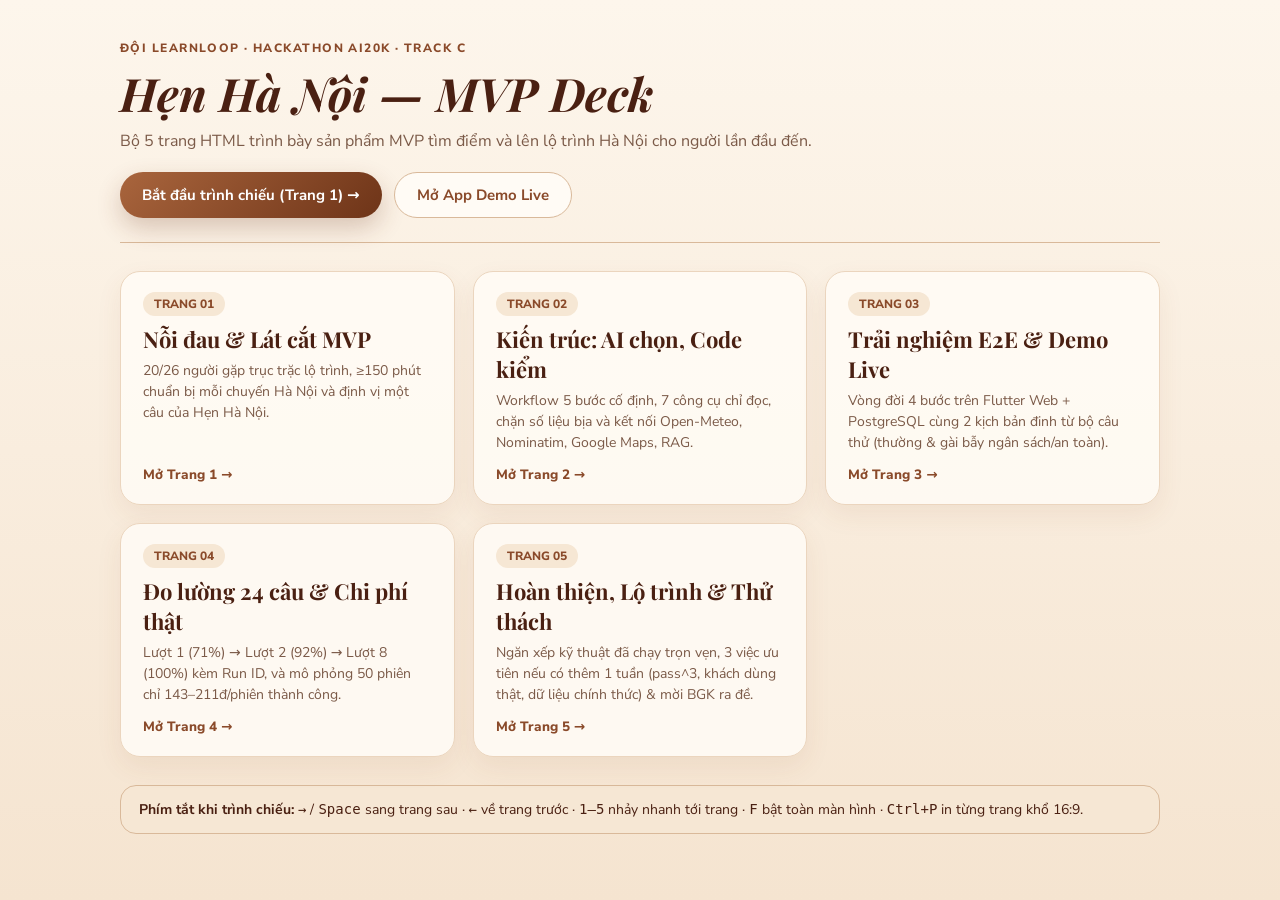
<file: slides/mvp/index.html>
<!DOCTYPE html>
<html lang="vi">
<head>
  <meta charset="UTF-8">
  <meta name="viewport" content="width=device-width, initial-scale=1.0">
  <title>Hẹn Hà Nội MVP — Trình chiếu 5 trang (LEARNLOOP)</title>
  <style>
    @font-face {
      font-family: "Playfair Display";
      src: url("../../app/assets/fonts/PlayfairDisplay.ttf") format("truetype");
      font-weight: 400 900;
      font-style: normal;
    }
    @font-face {
      font-family: "Playfair Display";
      src: url("../../app/assets/fonts/PlayfairDisplay-Italic.ttf") format("truetype");
      font-weight: 400 900;
      font-style: italic;
    }
    @font-face {
      font-family: "Nunito Sans";
      src: url("../../app/assets/fonts/NunitoSans.ttf") format("truetype");
      font-weight: 400 800;
      font-style: normal;
    }
    * { box-sizing: border-box; margin: 0; padding: 0; }
    body {
      min-height: 100vh;
      font-family: "Nunito Sans", system-ui, sans-serif;
      color: #4A2012;
      background: linear-gradient(180deg, #FDF6EC 0%, #F5E4D0 100%);
      padding: 40px 24px 56px;
    }
    .container { max-width: 1040px; margin: 0 auto; }
    .top {
      display: flex;
      flex-wrap: wrap;
      justify-content: space-between;
      align-items: flex-end;
      gap: 20px;
      padding-bottom: 24px;
      border-bottom: 1px solid #D9B99A;
    }
    .tag {
      font-size: 12px;
      font-weight: 800;
      letter-spacing: 0.12em;
      color: #8A4A2A;
      text-transform: uppercase;
    }
    h1 {
      font-family: "Playfair Display", Georgia, serif;
      font-style: italic;
      font-size: 46px;
      margin-top: 6px;
    }
    .sub { color: #7B5A48; font-size: 16px; margin-top: 6px; }
    .actions { display: flex; gap: 12px; flex-wrap: wrap; }
    .btn {
      display: inline-flex;
      align-items: center;
      gap: 8px;
      text-decoration: none;
      font-weight: 700;
      font-size: 15px;
      padding: 12px 22px;
      border-radius: 999px;
    }
    .btn-primary {
      background: linear-gradient(135deg, #A9653D, #6E3418);
      color: #FFFFFF;
      box-shadow: 0 10px 24px rgba(110, 52, 24, 0.24);
    }
    .btn-outline {
      background: #FFFBF5;
      color: #8A4A2A;
      border: 1.5px solid #D9B99A;
    }
    .grid {
      display: grid;
      grid-template-columns: repeat(auto-fit, minmax(290px, 1fr));
      gap: 18px;
      margin-top: 28px;
    }
    .slide-card {
      display: flex;
      flex-direction: column;
      justify-content: space-between;
      gap: 12px;
      background: rgba(255, 251, 245, 0.92);
      border: 1px solid #EBD5BE;
      border-radius: 20px;
      padding: 20px 22px;
      text-decoration: none;
      color: inherit;
      box-shadow: 0 10px 26px rgba(138, 74, 42, 0.08);
      transition: transform 0.15s ease, border-color 0.15s ease;
    }
    .slide-card:hover {
      transform: translateY(-3px);
      border-color: #8A4A2A;
    }
    .num {
      display: inline-block;
      font-size: 12px;
      font-weight: 800;
      color: #8A4A2A;
      background: #F6E7D4;
      padding: 4px 11px;
      border-radius: 999px;
      margin-bottom: 8px;
    }
    .slide-card h2 {
      font-family: "Playfair Display", Georgia, serif;
      font-size: 22px;
      margin-bottom: 6px;
    }
    .slide-card p { font-size: 14px; line-height: 1.5; color: #7B5A48; }
    .go { font-size: 13.5px; font-weight: 800; color: #8A4A2A; }
    .tips {
      margin-top: 28px;
      padding: 14px 18px;
      border-radius: 16px;
      background: #F6E7D4;
      border: 1px solid #D9B99A;
      font-size: 14px;
      color: #4A2012;
    }
  </style>
</head>
<body>
  <div class="container">
    <div class="top">
      <div>
        <div class="tag">ĐỘI LEARNLOOP · HACKATHON AI20K · TRACK C</div>
        <h1>Hẹn Hà Nội — MVP Deck</h1>
        <p class="sub">Bộ 5 trang HTML trình bày sản phẩm MVP tìm điểm và lên lộ trình Hà Nội cho người lần đầu đến.</p>
      </div>
      <div class="actions">
        <a class="btn btn-primary" href="slide-1.html">Bắt đầu trình chiếu (Trang 1) →</a>
        <a class="btn btn-outline" href="http://127.0.0.1:8080" target="_blank" rel="noopener">Mở App Demo Live</a>
      </div>
    </div>

    <div class="grid">
      <a class="slide-card" href="slide-1.html">
        <div>
          <span class="num">TRANG 01</span>
          <h2>Nỗi đau &amp; Lát cắt MVP</h2>
          <p>20/26 người gặp trục trặc lộ trình, ≥150 phút chuẩn bị mỗi chuyến Hà Nội và định vị một câu của Hẹn Hà Nội.</p>
        </div>
        <span class="go">Mở Trang 1 →</span>
      </a>

      <a class="slide-card" href="slide-2.html">
        <div>
          <span class="num">TRANG 02</span>
          <h2>Kiến trúc: AI chọn, Code kiểm</h2>
          <p>Workflow 5 bước cố định, 7 công cụ chỉ đọc, chặn số liệu bịa và kết nối Open-Meteo, Nominatim, Google Maps, RAG.</p>
        </div>
        <span class="go">Mở Trang 2 →</span>
      </a>

      <a class="slide-card" href="slide-3.html">
        <div>
          <span class="num">TRANG 03</span>
          <h2>Trải nghiệm E2E &amp; Demo Live</h2>
          <p>Vòng đời 4 bước trên Flutter Web + PostgreSQL cùng 2 kịch bản đinh từ bộ câu thử (thường &amp; gài bẫy ngân sách/an toàn).</p>
        </div>
        <span class="go">Mở Trang 3 →</span>
      </a>

      <a class="slide-card" href="slide-4.html">
        <div>
          <span class="num">TRANG 04</span>
          <h2>Đo lường 24 câu &amp; Chi phí thật</h2>
          <p>Lượt 1 (71%) → Lượt 2 (92%) → Lượt 8 (100%) kèm Run ID, và mô phỏng 50 phiên chỉ 143–211đ/phiên thành công.</p>
        </div>
        <span class="go">Mở Trang 4 →</span>
      </a>

      <a class="slide-card" href="slide-5.html">
        <div>
          <span class="num">TRANG 05</span>
          <h2>Hoàn thiện, Lộ trình &amp; Thử thách</h2>
          <p>Ngăn xếp kỹ thuật đã chạy trọn vẹn, 3 việc ưu tiên nếu có thêm 1 tuần (pass^3, khách dùng thật, dữ liệu chính thức) &amp; mời BGK ra đề.</p>
        </div>
        <span class="go">Mở Trang 5 →</span>
      </a>
    </div>

    <div class="tips">
      <strong>Phím tắt khi trình chiếu:</strong> <code>→</code> / <code>Space</code> sang trang sau · <code>←</code> về trang trước · <code>1–5</code> nhảy nhanh tới trang · <code>F</code> bật toàn màn hình · <code>Ctrl+P</code> in từng trang khổ 16:9.
    </div>
  </div>
</body>
</html>
</file>
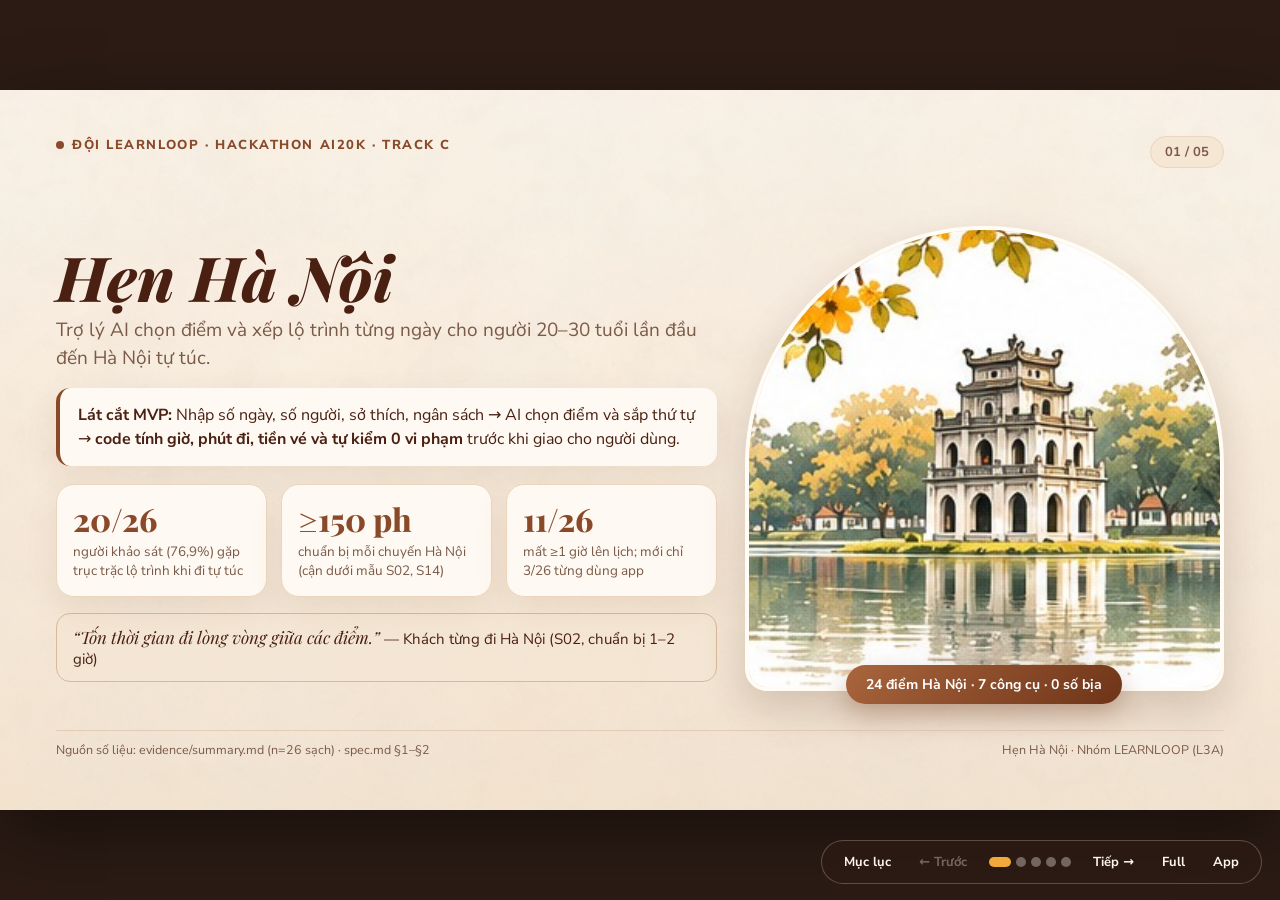
<file: slides/mvp/slide-1.html>
<!DOCTYPE html>
<html lang="vi">
<head>
  <meta charset="UTF-8">
  <meta name="viewport" content="width=device-width, initial-scale=1.0">
  <title>Trang 1 — Hẹn Hà Nội MVP (LEARNLOOP)</title>
  <link rel="stylesheet" href="style.css">
</head>
<body>
  <div class="stage-wrap">
    <main class="slide">
      <div class="header-row">
        <span class="eyebrow"><span class="dot"></span>ĐỘI LEARNLOOP · HACKATHON AI20K · TRACK C</span>
        <span class="page-num">01 / 05</span>
      </div>

      <section class="grid-2 grid-58-42">
        <div>
          <h1 class="hero">Hẹn Hà Nội</h1>
          <p class="subtitle">Trợ lý AI chọn điểm và xếp lộ trình từng ngày cho người 20–30 tuổi lần đầu đến Hà Nội tự túc.</p>

          <div class="slice-box">
            <strong>Lát cắt MVP:</strong> Nhập số ngày, số người, sở thích, ngân sách → AI chọn điểm và sắp thứ tự → <strong>code tính giờ, phút đi, tiền vé và tự kiểm 0 vi phạm</strong> trước khi giao cho người dùng.
          </div>

          <div class="kpi-row">
            <div class="kpi-card">
              <div class="kpi-val">20/26</div>
              <div class="kpi-label">người khảo sát (76,9%) gặp trục trặc lộ trình khi đi tự túc</div>
            </div>
            <div class="kpi-card">
              <div class="kpi-val">&ge;150 ph</div>
              <div class="kpi-label">chuẩn bị mỗi chuyến Hà Nội (cận dưới mẫu S02, S14)</div>
            </div>
            <div class="kpi-card">
              <div class="kpi-val">11/26</div>
              <div class="kpi-label">mất &ge;1 giờ lên lịch; mới chỉ 3/26 từng dùng app</div>
            </div>
          </div>

          <div class="quote">
            <em>“Tốn thời gian đi lòng vòng giữa các điểm.”</em> — Khách từng đi Hà Nội (S02, chuẩn bị 1–2 giờ)
          </div>
        </div>

        <div class="arch-wrap">
          <div class="arch-frame">
            <img src="../../app/assets/images/lake.jpg" alt="Hồ Hoàn Kiếm và Tháp Rùa Hà Nội">
          </div>
          <div class="arch-badge">24 điểm Hà Nội · 7 công cụ · 0 số bịa</div>
        </div>
      </section>

      <footer class="footer-note">
        <span>Nguồn số liệu: evidence/summary.md (n=26 sạch) · spec.md §1–§2</span>
        <span>Hẹn Hà Nội · Nhóm LEARNLOOP (L3A)</span>
      </footer>
    </main>
  </div>

  <nav class="deck-nav" aria-label="Điều hướng slide">
    <a href="index.html">Mục lục</a>
    <a class="disabled" href="slide-1.html">&larr; Trước</a>
    <div class="dots">
      <a class="active" href="slide-1.html" title="Trang 1"></a>
      <a href="slide-2.html" title="Trang 2"></a>
      <a href="slide-3.html" title="Trang 3"></a>
      <a href="slide-4.html" title="Trang 4"></a>
      <a href="slide-5.html" title="Trang 5"></a>
    </div>
    <a href="slide-2.html">Tiếp &rarr;</a>
    <button type="button" onclick="toggleFs()" title="Toàn màn hình (F)">Full</button>
    <a href="http://127.0.0.1:8080" target="_blank" rel="noopener">App</a>
  </nav>

  <script>
    function fit() {
      const s = document.querySelector(".slide");
      const k = Math.min(window.innerWidth / 1280, window.innerHeight / 720);
      s.style.transform = "scale(" + k + ")";
    }
    function toggleFs() {
      if (!document.fullscreenElement) document.documentElement.requestFullscreen?.();
      else document.exitFullscreen?.();
    }
    window.addEventListener("resize", fit);
    fit();
    document.addEventListener("keydown", (e) => {
      if (["ArrowRight", " ", "PageDown"].includes(e.key)) location.href = "slide-2.html";
      if (e.key >= "1" && e.key <= "5") location.href = "slide-" + e.key + ".html";
      if (e.key === "f" || e.key === "F") toggleFs();
    });
  </script>
</body>
</html>
</file>
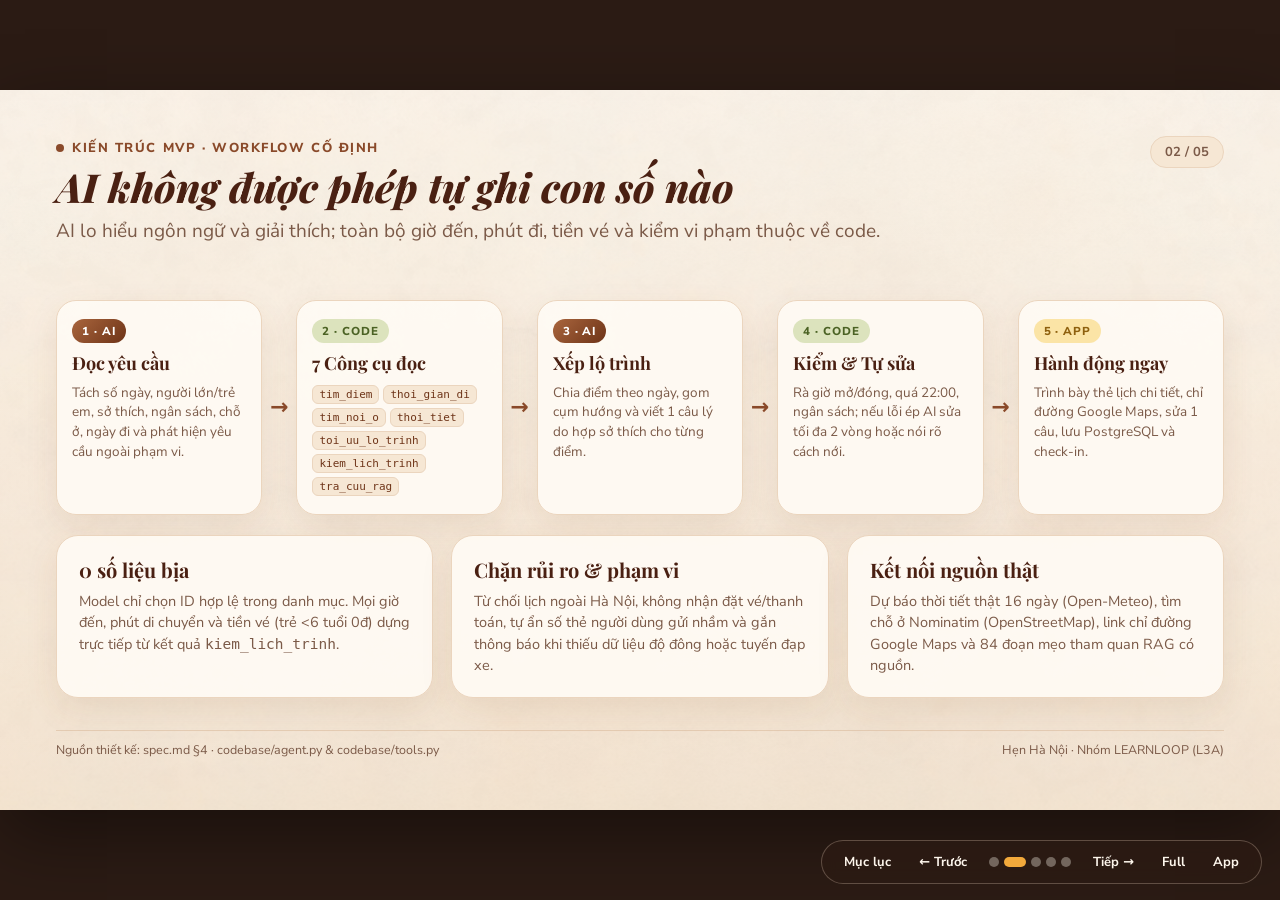
<file: slides/mvp/slide-2.html>
<!DOCTYPE html>
<html lang="vi">
<head>
  <meta charset="UTF-8">
  <meta name="viewport" content="width=device-width, initial-scale=1.0">
  <title>Trang 2 — Kiến trúc MVP (LEARNLOOP)</title>
  <link rel="stylesheet" href="style.css">
</head>
<body>
  <div class="stage-wrap">
    <main class="slide">
      <div class="header-row">
        <div>
          <span class="eyebrow"><span class="dot"></span>KIẾN TRÚC MVP · WORKFLOW CỐ ĐỊNH</span>
          <h1 class="title">AI không được phép tự ghi con số nào</h1>
          <p class="subtitle">AI lo hiểu ngôn ngữ và giải thích; toàn bộ giờ đến, phút đi, tiền vé và kiểm vi phạm thuộc về code.</p>
        </div>
        <span class="page-num">02 / 05</span>
      </div>

      <section>
        <div class="flow-row">
          <div class="flow-step">
            <span class="pill-tag tag-ai">1 · AI</span>
            <h3>Đọc yêu cầu</h3>
            <p>Tách số ngày, người lớn/trẻ em, sở thích, ngân sách, chỗ ở, ngày đi và phát hiện yêu cầu ngoài phạm vi.</p>
          </div>
          <div class="flow-arrow">&rarr;</div>

          <div class="flow-step">
            <span class="pill-tag tag-code">2 · CODE</span>
            <h3>7 Công cụ đọc</h3>
            <div class="code-chips">
              <span class="code-chip">tim_diem</span>
              <span class="code-chip">thoi_gian_di</span>
              <span class="code-chip">tim_noi_o</span>
              <span class="code-chip">thoi_tiet</span>
              <span class="code-chip">toi_uu_lo_trinh</span>
              <span class="code-chip">kiem_lich_trinh</span>
              <span class="code-chip">tra_cuu_rag</span>
            </div>
          </div>
          <div class="flow-arrow">&rarr;</div>

          <div class="flow-step">
            <span class="pill-tag tag-ai">3 · AI</span>
            <h3>Xếp lộ trình</h3>
            <p>Chia điểm theo ngày, gom cụm hướng và viết 1 câu lý do hợp sở thích cho từng điểm.</p>
          </div>
          <div class="flow-arrow">&rarr;</div>

          <div class="flow-step">
            <span class="pill-tag tag-code">4 · CODE</span>
            <h3>Kiểm &amp; Tự sửa</h3>
            <p>Rà giờ mở/đóng, quá 22:00, ngân sách; nếu lỗi ép AI sửa tối đa 2 vòng hoặc nói rõ cách nới.</p>
          </div>
          <div class="flow-arrow">&rarr;</div>

          <div class="flow-step">
            <span class="pill-tag tag-app">5 · APP</span>
            <h3>Hành động ngay</h3>
            <p>Trình bày thẻ lịch chi tiết, chỉ đường Google Maps, sửa 1 câu, lưu PostgreSQL và check-in.</p>
          </div>
        </div>

        <div class="pillars-3">
          <div class="card pillar">
            <div class="card-title">0 số liệu bịa</div>
            <p>Model chỉ chọn ID hợp lệ trong danh mục. Mọi giờ đến, phút di chuyển và tiền vé (trẻ &lt;6 tuổi 0đ) dựng trực tiếp từ kết quả <code>kiem_lich_trinh</code>.</p>
          </div>
          <div class="card pillar">
            <div class="card-title">Chặn rủi ro &amp; phạm vi</div>
            <p>Từ chối lịch ngoài Hà Nội, không nhận đặt vé/thanh toán, tự ẩn số thẻ người dùng gửi nhầm và gắn thông báo khi thiếu dữ liệu độ đông hoặc tuyến đạp xe.</p>
          </div>
          <div class="card pillar">
            <div class="card-title">Kết nối nguồn thật</div>
            <p>Dự báo thời tiết thật 16 ngày (Open-Meteo), tìm chỗ ở Nominatim (OpenStreetMap), link chỉ đường Google Maps và 84 đoạn mẹo tham quan RAG có nguồn.</p>
          </div>
        </div>
      </section>

      <footer class="footer-note">
        <span>Nguồn thiết kế: spec.md §4 · codebase/agent.py &amp; codebase/tools.py</span>
        <span>Hẹn Hà Nội · Nhóm LEARNLOOP (L3A)</span>
      </footer>
    </main>
  </div>

  <nav class="deck-nav" aria-label="Điều hướng slide">
    <a href="index.html">Mục lục</a>
    <a href="slide-1.html">&larr; Trước</a>
    <div class="dots">
      <a href="slide-1.html" title="Trang 1"></a>
      <a class="active" href="slide-2.html" title="Trang 2"></a>
      <a href="slide-3.html" title="Trang 3"></a>
      <a href="slide-4.html" title="Trang 4"></a>
      <a href="slide-5.html" title="Trang 5"></a>
    </div>
    <a href="slide-3.html">Tiếp &rarr;</a>
    <button type="button" onclick="toggleFs()" title="Toàn màn hình (F)">Full</button>
    <a href="http://127.0.0.1:8080" target="_blank" rel="noopener">App</a>
  </nav>

  <script>
    function fit() {
      const s = document.querySelector(".slide");
      const k = Math.min(window.innerWidth / 1280, window.innerHeight / 720);
      s.style.transform = "scale(" + k + ")";
    }
    function toggleFs() {
      if (!document.fullscreenElement) document.documentElement.requestFullscreen?.();
      else document.exitFullscreen?.();
    }
    window.addEventListener("resize", fit);
    fit();
    document.addEventListener("keydown", (e) => {
      if (["ArrowRight", " ", "PageDown"].includes(e.key)) location.href = "slide-3.html";
      if (["ArrowLeft", "PageUp"].includes(e.key)) location.href = "slide-1.html";
      if (e.key >= "1" && e.key <= "5") location.href = "slide-" + e.key + ".html";
      if (e.key === "f" || e.key === "F") toggleFs();
    });
  </script>
</body>
</html>
</file>
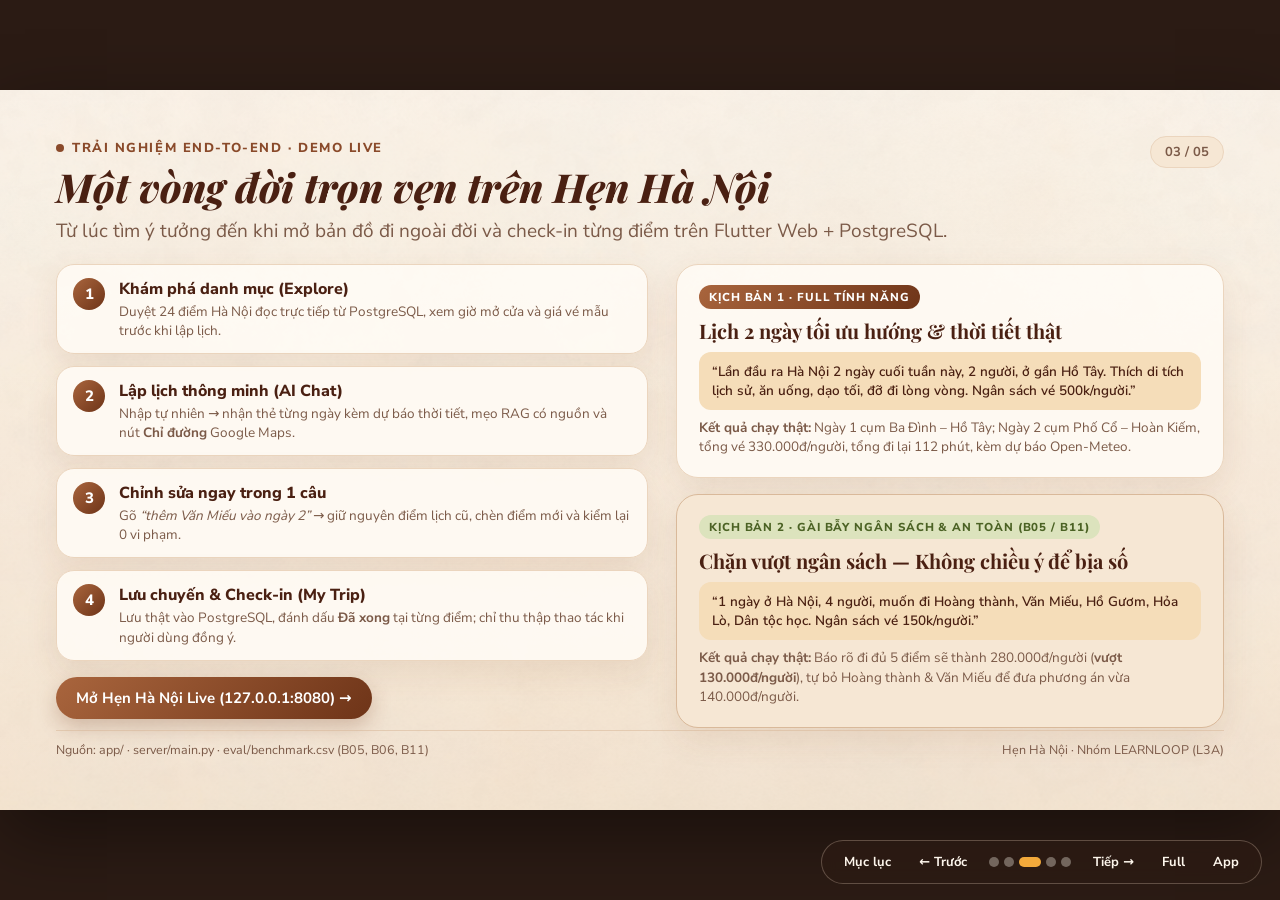
<file: slides/mvp/slide-3.html>
<!DOCTYPE html>
<html lang="vi">
<head>
  <meta charset="UTF-8">
  <meta name="viewport" content="width=device-width, initial-scale=1.0">
  <title>Trang 3 — Trải nghiệm End-to-End &amp; Demo Live (LEARNLOOP)</title>
  <link rel="stylesheet" href="style.css">
</head>
<body>
  <div class="stage-wrap">
    <main class="slide">
      <div class="header-row">
        <div>
          <span class="eyebrow"><span class="dot"></span>TRẢI NGHIỆM END-TO-END · DEMO LIVE</span>
          <h1 class="title">Một vòng đời trọn vẹn trên Hẹn Hà Nội</h1>
          <p class="subtitle">Từ lúc tìm ý tưởng đến khi mở bản đồ đi ngoài đời và check-in từng điểm trên Flutter Web + PostgreSQL.</p>
        </div>
        <span class="page-num">03 / 05</span>
      </div>

      <section class="grid-2 grid-52-48">
        <div class="step-list">
          <div class="step-item">
            <div class="step-num">1</div>
            <div>
              <h4>Khám phá danh mục (Explore)</h4>
              <p>Duyệt 24 điểm Hà Nội đọc trực tiếp từ PostgreSQL, xem giờ mở cửa và giá vé mẫu trước khi lập lịch.</p>
            </div>
          </div>
          <div class="step-item">
            <div class="step-num">2</div>
            <div>
              <h4>Lập lịch thông minh (AI Chat)</h4>
              <p>Nhập tự nhiên → nhận thẻ từng ngày kèm dự báo thời tiết, mẹo RAG có nguồn và nút <strong>Chỉ đường</strong> Google Maps.</p>
            </div>
          </div>
          <div class="step-item">
            <div class="step-num">3</div>
            <div>
              <h4>Chỉnh sửa ngay trong 1 câu</h4>
              <p>Gõ <em>“thêm Văn Miếu vào ngày 2”</em> → giữ nguyên điểm lịch cũ, chèn điểm mới và kiểm lại 0 vi phạm.</p>
            </div>
          </div>
          <div class="step-item">
            <div class="step-num">4</div>
            <div>
              <h4>Lưu chuyến &amp; Check-in (My Trip)</h4>
              <p>Lưu thật vào PostgreSQL, đánh dấu <strong>Đã xong</strong> tại từng điểm; chỉ thu thập thao tác khi người dùng đồng ý.</p>
            </div>
          </div>
          <div style="margin-top: 4px;">
            <a class="btn-primary" href="http://127.0.0.1:8080" target="_blank" rel="noopener">Mở Hẹn Hà Nội Live (127.0.0.1:8080) &rarr;</a>
          </div>
        </div>

        <div class="demo-cards">
          <div class="card">
            <span class="pill-tag tag-ai">Kịch bản 1 · Full tính năng</span>
            <div class="card-title" style="margin-top: 8px;">Lịch 2 ngày tối ưu hướng &amp; thời tiết thật</div>
            <div class="prompt-pill">“Lần đầu ra Hà Nội 2 ngày cuối tuần này, 2 người, ở gần Hồ Tây. Thích di tích lịch sử, ăn uống, dạo tối, đỡ đi lòng vòng. Ngân sách vé 500k/người.”</div>
            <p class="result-note"><strong>Kết quả chạy thật:</strong> Ngày 1 cụm Ba Đình – Hồ Tây; Ngày 2 cụm Phố Cổ – Hoàn Kiếm, tổng vé 330.000đ/người, tổng đi lại 112 phút, kèm dự báo Open-Meteo.</p>
          </div>

          <div class="card card-tint">
            <span class="pill-tag tag-code">Kịch bản 2 · Gài bẫy ngân sách &amp; an toàn (B05 / B11)</span>
            <div class="card-title" style="margin-top: 8px;">Chặn vượt ngân sách — Không chiều ý để bịa số</div>
            <div class="prompt-pill">“1 ngày ở Hà Nội, 4 người, muốn đi Hoàng thành, Văn Miếu, Hồ Gươm, Hỏa Lò, Dân tộc học. Ngân sách vé 150k/người.”</div>
            <p class="result-note"><strong>Kết quả chạy thật:</strong> Báo rõ đi đủ 5 điểm sẽ thành 280.000đ/người (<strong>vượt 130.000đ/người</strong>), tự bỏ Hoàng thành &amp; Văn Miếu để đưa phương án vừa 140.000đ/người.</p>
          </div>
        </div>
      </section>

      <footer class="footer-note">
        <span>Nguồn: app/ · server/main.py · eval/benchmark.csv (B05, B06, B11)</span>
        <span>Hẹn Hà Nội · Nhóm LEARNLOOP (L3A)</span>
      </footer>
    </main>
  </div>

  <nav class="deck-nav" aria-label="Điều hướng slide">
    <a href="index.html">Mục lục</a>
    <a href="slide-2.html">&larr; Trước</a>
    <div class="dots">
      <a href="slide-1.html" title="Trang 1"></a>
      <a href="slide-2.html" title="Trang 2"></a>
      <a class="active" href="slide-3.html" title="Trang 3"></a>
      <a href="slide-4.html" title="Trang 4"></a>
      <a href="slide-5.html" title="Trang 5"></a>
    </div>
    <a href="slide-4.html">Tiếp &rarr;</a>
    <button type="button" onclick="toggleFs()" title="Toàn màn hình (F)">Full</button>
    <a href="http://127.0.0.1:8080" target="_blank" rel="noopener">App</a>
  </nav>

  <script>
    function fit() {
      const s = document.querySelector(".slide");
      const k = Math.min(window.innerWidth / 1280, window.innerHeight / 720);
      s.style.transform = "scale(" + k + ")";
    }
    function toggleFs() {
      if (!document.fullscreenElement) document.documentElement.requestFullscreen?.();
      else document.exitFullscreen?.();
    }
    window.addEventListener("resize", fit);
    fit();
    document.addEventListener("keydown", (e) => {
      if (["ArrowRight", " ", "PageDown"].includes(e.key)) location.href = "slide-4.html";
      if (["ArrowLeft", "PageUp"].includes(e.key)) location.href = "slide-2.html";
      if (e.key >= "1" && e.key <= "5") location.href = "slide-" + e.key + ".html";
      if (e.key === "f" || e.key === "F") toggleFs();
    });
  </script>
</body>
</html>
</file>
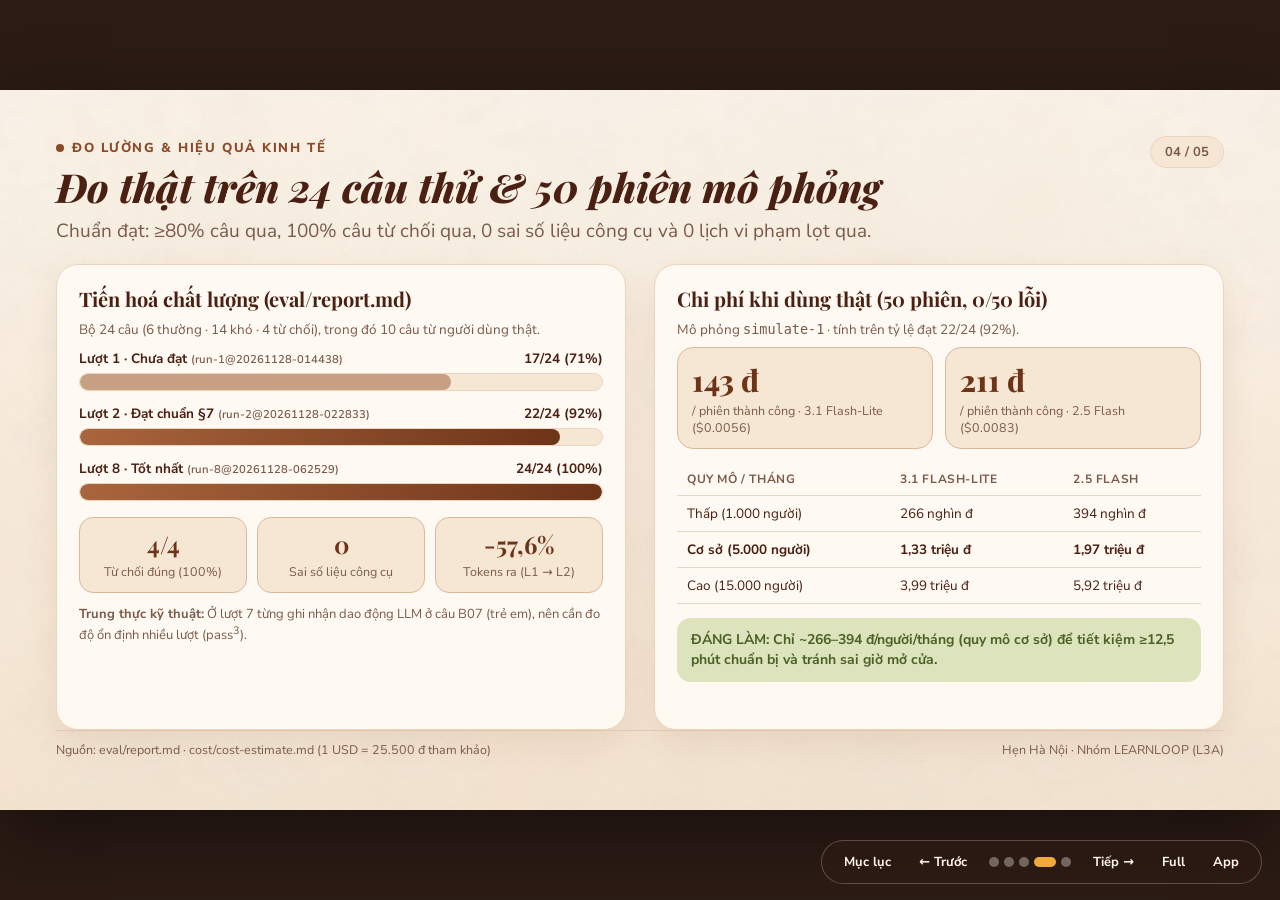
<file: slides/mvp/slide-4.html>
<!DOCTYPE html>
<html lang="vi">
<head>
  <meta charset="UTF-8">
  <meta name="viewport" content="width=device-width, initial-scale=1.0">
  <title>Trang 4 — Kiểm chứng chất lượng &amp; Chi phí thật (LEARNLOOP)</title>
  <link rel="stylesheet" href="style.css">
</head>
<body>
  <div class="stage-wrap">
    <main class="slide">
      <div class="header-row">
        <div>
          <span class="eyebrow"><span class="dot"></span>ĐO LƯỜNG &amp; HIỆU QUẢ KINH TẾ</span>
          <h1 class="title">Đo thật trên 24 câu thử &amp; 50 phiên mô phỏng</h1>
          <p class="subtitle">Chuẩn đạt: &ge;80% câu qua, 100% câu từ chối qua, 0 sai số liệu công cụ và 0 lịch vi phạm lọt qua.</p>
        </div>
        <span class="page-num">04 / 05</span>
      </div>

      <section class="grid-2 grid-50-50">
        <div class="card">
          <div class="card-title">Tiến hoá chất lượng (eval/report.md)</div>
          <p style="font-size: 13.5px; color: var(--text-secondary);">Bộ 24 câu (6 thường · 14 khó · 4 từ chối), trong đó 10 câu từ người dùng thật.</p>

          <div class="bar-group">
            <div>
              <div class="bar-meta">
                <span>Lượt 1 · Chưa đạt <small>(run-1@20261128-014438)</small></span>
                <span>17/24 (71%)</span>
              </div>
              <div class="bar-track"><div class="bar-fill muted" style="width: 71%;"></div></div>
            </div>

            <div>
              <div class="bar-meta">
                <span>Lượt 2 · Đạt chuẩn §7 <small>(run-2@20261128-022833)</small></span>
                <span>22/24 (92%)</span>
              </div>
              <div class="bar-track"><div class="bar-fill" style="width: 92%;"></div></div>
            </div>

            <div>
              <div class="bar-meta">
                <span>Lượt 8 · Tốt nhất <small>(run-8@20261128-062529)</small></span>
                <span>24/24 (100%)</span>
              </div>
              <div class="bar-track"><div class="bar-fill" style="width: 100%;"></div></div>
            </div>
          </div>

          <div class="locks-row">
            <div class="lock-box">
              <strong>4/4</strong>
              <span>Từ chối đúng (100%)</span>
            </div>
            <div class="lock-box">
              <strong>0</strong>
              <span>Sai số liệu công cụ</span>
            </div>
            <div class="lock-box">
              <strong>-57,6%</strong>
              <span>Tokens ra (L1 &rarr; L2)</span>
            </div>
          </div>

          <p style="font-size: 13px; color: var(--text-secondary); margin-top: 12px;">
            <strong>Trung thực kỹ thuật:</strong> Ở lượt 7 từng ghi nhận dao động LLM ở câu B07 (trẻ em), nên cần đo độ ổn định nhiều lượt (pass<sup>3</sup>).
          </p>
        </div>

        <div class="card">
          <div class="card-title">Chi phí khi dùng thật (50 phiên, 0/50 lỗi)</div>
          <p style="font-size: 13.5px; color: var(--text-secondary);">Mô phỏng <code>simulate-1</code> · tính trên tỷ lệ đạt 22/24 (92%).</p>

          <div class="cost-kpis">
            <div class="cost-kpi">
              <div class="num">143 đ</div>
              <div class="lbl">/ phiên thành công · 3.1 Flash-Lite ($0.0056)</div>
            </div>
            <div class="cost-kpi">
              <div class="num">211 đ</div>
              <div class="lbl">/ phiên thành công · 2.5 Flash ($0.0083)</div>
            </div>
          </div>

          <table class="mini-table">
            <thead>
              <tr>
                <th>Quy mô / tháng</th>
                <th>3.1 Flash-Lite</th>
                <th>2.5 Flash</th>
              </tr>
            </thead>
            <tbody>
              <tr>
                <td>Thấp (1.000 người)</td>
                <td>266 nghìn đ</td>
                <td>394 nghìn đ</td>
              </tr>
              <tr>
                <td><strong>Cơ sở (5.000 người)</strong></td>
                <td><strong>1,33 triệu đ</strong></td>
                <td><strong>1,97 triệu đ</strong></td>
              </tr>
              <tr>
                <td>Cao (15.000 người)</td>
                <td>3,99 triệu đ</td>
                <td>5,92 triệu đ</td>
              </tr>
            </tbody>
          </table>

          <div class="verdict-box">
            ĐÁNG LÀM: Chỉ ~266–394 đ/người/tháng (quy mô cơ sở) để tiết kiệm &ge;12,5 phút chuẩn bị và tránh sai giờ mở cửa.
          </div>
        </div>
      </section>

      <footer class="footer-note">
        <span>Nguồn: eval/report.md · cost/cost-estimate.md (1 USD = 25.500 đ tham khảo)</span>
        <span>Hẹn Hà Nội · Nhóm LEARNLOOP (L3A)</span>
      </footer>
    </main>
  </div>

  <nav class="deck-nav" aria-label="Điều hướng slide">
    <a href="index.html">Mục lục</a>
    <a href="slide-3.html">&larr; Trước</a>
    <div class="dots">
      <a href="slide-1.html" title="Trang 1"></a>
      <a href="slide-2.html" title="Trang 2"></a>
      <a href="slide-3.html" title="Trang 3"></a>
      <a class="active" href="slide-4.html" title="Trang 4"></a>
      <a href="slide-5.html" title="Trang 5"></a>
    </div>
    <a href="slide-5.html">Tiếp &rarr;</a>
    <button type="button" onclick="toggleFs()" title="Toàn màn hình (F)">Full</button>
    <a href="http://127.0.0.1:8080" target="_blank" rel="noopener">App</a>
  </nav>

  <script>
    function fit() {
      const s = document.querySelector(".slide");
      const k = Math.min(window.innerWidth / 1280, window.innerHeight / 720);
      s.style.transform = "scale(" + k + ")";
    }
    function toggleFs() {
      if (!document.fullscreenElement) document.documentElement.requestFullscreen?.();
      else document.exitFullscreen?.();
    }
    window.addEventListener("resize", fit);
    fit();
    document.addEventListener("keydown", (e) => {
      if (["ArrowRight", " ", "PageDown"].includes(e.key)) location.href = "slide-5.html";
      if (["ArrowLeft", "PageUp"].includes(e.key)) location.href = "slide-3.html";
      if (e.key >= "1" && e.key <= "5") location.href = "slide-" + e.key + ".html";
      if (e.key === "f" || e.key === "F") toggleFs();
    });
  </script>
</body>
</html>
</file>
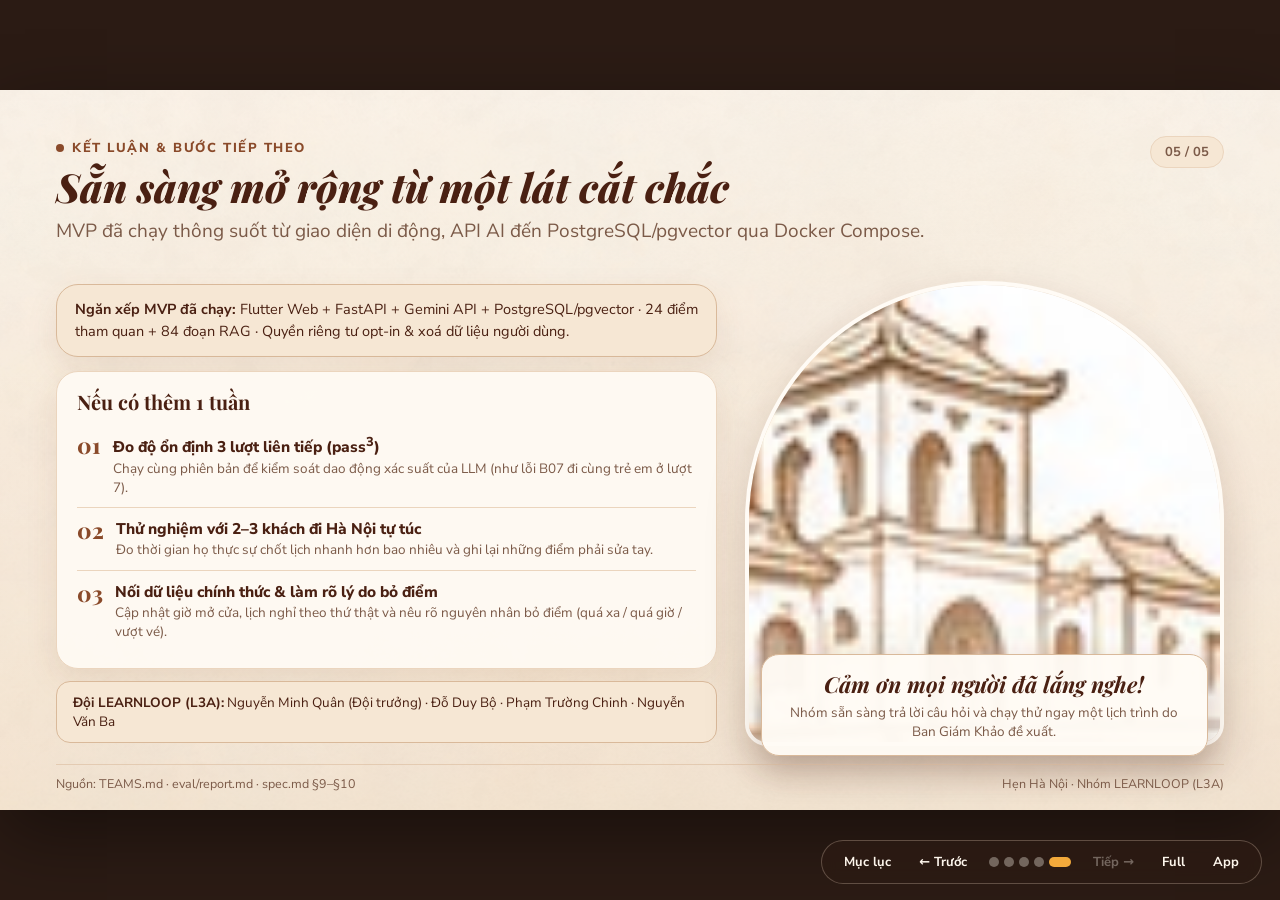
<file: slides/mvp/slide-5.html>
<!DOCTYPE html>
<html lang="vi">
<head>
  <meta charset="UTF-8">
  <meta name="viewport" content="width=device-width, initial-scale=1.0">
  <title>Trang 5 — Lộ trình tiếp theo &amp; Mời BGK thử thách (LEARNLOOP)</title>
  <link rel="stylesheet" href="style.css">
</head>
<body>
  <div class="stage-wrap">
    <main class="slide">
      <div class="header-row">
        <div>
          <span class="eyebrow"><span class="dot"></span>KẾT LUẬN &amp; BƯỚC TIẾP THEO</span>
          <h1 class="title">Sẵn sàng mở rộng từ một lát cắt chắc</h1>
          <p class="subtitle">MVP đã chạy thông suốt từ giao diện di động, API AI đến PostgreSQL/pgvector qua Docker Compose.</p>
        </div>
        <span class="page-num">05 / 05</span>
      </div>

      <section class="grid-2 grid-58-42">
        <div>
          <div class="card card-tint" style="margin-bottom: 14px; padding: 14px 18px;">
            <div style="font-size: 14.5px; line-height: 1.5;">
              <strong>Ngăn xếp MVP đã chạy:</strong> Flutter Web + FastAPI + Gemini API + PostgreSQL/pgvector · 24 điểm tham quan + 84 đoạn RAG · Quyền riêng tư opt-in &amp; xoá dữ liệu người dùng.
            </div>
          </div>

          <div class="card" style="padding: 16px 20px;">
            <div class="card-title">Nếu có thêm 1 tuần</div>
            <div class="road-item">
              <div class="road-idx">01</div>
              <div>
                <h4>Đo độ ổn định 3 lượt liên tiếp (pass<sup>3</sup>)</h4>
                <p>Chạy cùng phiên bản để kiểm soát dao động xác suất của LLM (như lỗi B07 đi cùng trẻ em ở lượt 7).</p>
              </div>
            </div>
            <div class="road-item">
              <div class="road-idx">02</div>
              <div>
                <h4>Thử nghiệm với 2–3 khách đi Hà Nội tự túc</h4>
                <p>Đo thời gian họ thực sự chốt lịch nhanh hơn bao nhiêu và ghi lại những điểm phải sửa tay.</p>
              </div>
            </div>
            <div class="road-item">
              <div class="road-idx">03</div>
              <div>
                <h4>Nối dữ liệu chính thức &amp; làm rõ lý do bỏ điểm</h4>
                <p>Cập nhật giờ mở cửa, lịch nghỉ theo thứ thật và nêu rõ nguyên nhân bỏ điểm (quá xa / quá giờ / vượt vé).</p>
              </div>
            </div>
          </div>

          <div class="team-bar">
            <strong>Đội LEARNLOOP (L3A):</strong> Nguyễn Minh Quân (Đội trưởng) · Đỗ Duy Bộ · Phạm Trường Chinh · Nguyễn Văn Ba
          </div>
        </div>

        <div class="arch-wrap">
          <div class="arch-frame">
            <img src="../../app/assets/images/pagoda.jpg" alt="Chùa Một Cột Hà Nội">
          </div>
          <div class="invite-card">
            <h3>Cảm ơn mọi người đã lắng nghe!</h3>
            <p>Nhóm sẵn sàng trả lời câu hỏi và chạy thử ngay một lịch trình do Ban Giám Khảo đề xuất.</p>
          </div>
        </div>
      </section>

      <footer class="footer-note">
        <span>Nguồn: TEAMS.md · eval/report.md · spec.md §9–§10</span>
        <span>Hẹn Hà Nội · Nhóm LEARNLOOP (L3A)</span>
      </footer>
    </main>
  </div>

  <nav class="deck-nav" aria-label="Điều hướng slide">
    <a href="index.html">Mục lục</a>
    <a href="slide-4.html">&larr; Trước</a>
    <div class="dots">
      <a href="slide-1.html" title="Trang 1"></a>
      <a href="slide-2.html" title="Trang 2"></a>
      <a href="slide-3.html" title="Trang 3"></a>
      <a href="slide-4.html" title="Trang 4"></a>
      <a class="active" href="slide-5.html" title="Trang 5"></a>
    </div>
    <a class="disabled" href="slide-5.html">Tiếp &rarr;</a>
    <button type="button" onclick="toggleFs()" title="Toàn màn hình (F)">Full</button>
    <a href="http://127.0.0.1:8080" target="_blank" rel="noopener">App</a>
  </nav>

  <script>
    function fit() {
      const s = document.querySelector(".slide");
      const k = Math.min(window.innerWidth / 1280, window.innerHeight / 720);
      s.style.transform = "scale(" + k + ")";
    }
    function toggleFs() {
      if (!document.fullscreenElement) document.documentElement.requestFullscreen?.();
      else document.exitFullscreen?.();
    }
    window.addEventListener("resize", fit);
    fit();
    document.addEventListener("keydown", (e) => {
      if (["ArrowLeft", "PageUp"].includes(e.key)) location.href = "slide-4.html";
      if (e.key >= "1" && e.key <= "5") location.href = "slide-" + e.key + ".html";
      if (e.key === "f" || e.key === "F") toggleFs();
    });
  </script>
</body>
</html>
</file>
<file: slides/mvp/style.css>
@font-face {
  font-family: "Playfair Display";
  src: url("../../app/assets/fonts/PlayfairDisplay.ttf") format("truetype");
  font-weight: 400 900;
  font-style: normal;
  font-display: swap;
}

@font-face {
  font-family: "Playfair Display";
  src: url("../../app/assets/fonts/PlayfairDisplay-Italic.ttf") format("truetype");
  font-weight: 400 900;
  font-style: italic;
  font-display: swap;
}

@font-face {
  font-family: "Nunito Sans";
  src: url("../../app/assets/fonts/NunitoSans.ttf") format("truetype");
  font-weight: 300 800;
  font-style: normal;
  font-display: swap;
}

:root {
  --bg-top: #FDF6EC;
  --bg-bottom: #F5E4D0;
  --surface: rgba(255, 251, 245, 0.92);
  --surface-tint: #F6E7D4;
  --primary: #8A4A2A;
  --primary-light: #A9653D;
  --primary-dark: #6E3418;
  --text-primary: #4A2012;
  --text-secondary: #7B5A48;
  --outline: #D9B99A;
  --divider: #EBD5BE;
  --ok-bg: #DCE3BD;
  --ok-fg: #4B6224;
  --warn-bg: #FBE4A6;
  --warn-fg: #8E600E;
  --pin: #B23A2A;
  --shadow: 0 12px 32px rgba(138, 74, 42, 0.10);
}

* {
  box-sizing: border-box;
  margin: 0;
  padding: 0;
}

html,
body {
  width: 100%;
  height: 100%;
  font-family: "Nunito Sans", system-ui, -apple-system, sans-serif;
  color: var(--text-primary);
  background: #2B1B14;
  overflow: hidden;
}

.stage-wrap {
  width: 100vw;
  height: 100vh;
  display: flex;
  align-items: center;
  justify-content: center;
}

.slide {
  width: 1280px;
  height: 720px;
  position: relative;
  overflow: hidden;
  background: linear-gradient(180deg, var(--bg-top) 0%, var(--bg-bottom) 100%);
  padding: 46px 56px 52px;
  display: flex;
  flex-direction: column;
  justify-content: space-between;
  transform-origin: center center;
  box-shadow: 0 24px 70px rgba(0, 0, 0, 0.42);
}

.slide::before {
  content: "";
  position: absolute;
  inset: 0;
  background: url("../../app/assets/images/paper-texture.png") center/cover no-repeat;
  opacity: 0.18;
  pointer-events: none;
}

.slide > * {
  position: relative;
  z-index: 1;
}

.eyebrow {
  display: inline-flex;
  align-items: center;
  gap: 8px;
  font-size: 13px;
  font-weight: 800;
  letter-spacing: 0.12em;
  text-transform: uppercase;
  color: var(--primary);
}

.eyebrow .dot {
  width: 8px;
  height: 8px;
  border-radius: 50%;
  background: var(--primary);
}

.header-row {
  display: flex;
  align-items: flex-start;
  justify-content: space-between;
  gap: 24px;
}

.page-num {
  font-size: 13px;
  font-weight: 700;
  color: var(--text-secondary);
  background: var(--surface-tint);
  border: 1px solid var(--divider);
  padding: 6px 14px;
  border-radius: 999px;
  white-space: nowrap;
}

h1.hero {
  font-family: "Playfair Display", Georgia, serif;
  font-weight: 800;
  font-style: italic;
  font-size: 62px;
  line-height: 1.06;
  color: var(--text-primary);
  margin-top: 10px;
}

h1.title {
  font-family: "Playfair Display", Georgia, serif;
  font-weight: 800;
  font-style: italic;
  font-size: 40px;
  line-height: 1.15;
  color: var(--text-primary);
  margin-top: 6px;
}

.subtitle {
  font-size: 19px;
  line-height: 1.45;
  color: var(--text-secondary);
  margin-top: 8px;
}

.grid-2 {
  display: grid;
  gap: 28px;
  align-items: center;
  flex: 1;
  margin-top: 18px;
}

.grid-58-42 {
  grid-template-columns: 1.38fr 1fr;
}

.grid-52-48 {
  grid-template-columns: 1.08fr 1fr;
  align-items: stretch;
}

.grid-50-50 {
  grid-template-columns: 1fr 1fr;
  align-items: stretch;
}

.card {
  background: var(--surface);
  border: 1px solid var(--divider);
  border-radius: 22px;
  padding: 20px 22px;
  box-shadow: var(--shadow);
}

.card-tint {
  background: var(--surface-tint);
  border: 1px solid var(--outline);
}

.card-title {
  font-family: "Playfair Display", Georgia, serif;
  font-weight: 700;
  font-size: 20px;
  color: var(--text-primary);
  margin-bottom: 8px;
}

.arch-wrap {
  position: relative;
  height: 500px;
  display: flex;
  flex-direction: column;
  align-items: center;
  justify-content: center;
}

.arch-frame {
  width: 100%;
  height: 465px;
  border-radius: 260px 260px 24px 24px;
  overflow: hidden;
  border: 4px solid #FFFBF5;
  box-shadow: 0 18px 42px rgba(74, 32, 18, 0.18);
  background: #EAD8C3;
}

.arch-frame img {
  width: 100%;
  height: 100%;
  object-fit: cover;
  display: block;
}

.arch-badge {
  position: absolute;
  bottom: 4px;
  left: 50%;
  transform: translateX(-50%);
  background: linear-gradient(135deg, var(--primary-light), var(--primary-dark));
  color: #FFFFFF;
  font-size: 14px;
  font-weight: 700;
  padding: 10px 20px;
  border-radius: 999px;
  white-space: nowrap;
  box-shadow: 0 10px 24px rgba(110, 52, 24, 0.30);
}

.slice-box {
  margin-top: 16px;
  padding: 15px 18px;
  background: var(--surface);
  border-left: 4px solid var(--primary);
  border-radius: 14px;
  font-size: 16px;
  line-height: 1.5;
  color: var(--text-primary);
  box-shadow: var(--shadow);
}

.kpi-row {
  display: grid;
  grid-template-columns: repeat(3, 1fr);
  gap: 14px;
  margin-top: 18px;
}

.kpi-card {
  background: var(--surface);
  border: 1px solid var(--divider);
  border-radius: 18px;
  padding: 16px;
  box-shadow: var(--shadow);
}

.kpi-val {
  font-family: "Playfair Display", Georgia, serif;
  font-size: 32px;
  font-weight: 800;
  color: var(--primary);
  line-height: 1.1;
}

.kpi-label {
  font-size: 13.5px;
  line-height: 1.4;
  color: var(--text-secondary);
  margin-top: 6px;
}

.quote {
  margin-top: 16px;
  padding: 12px 16px;
  background: rgba(246, 231, 212, 0.72);
  border-radius: 14px;
  border: 1px solid var(--outline);
  font-size: 15px;
  color: var(--text-primary);
}

.quote em {
  font-family: "Playfair Display", Georgia, serif;
  font-style: italic;
  font-size: 17px;
}

/* Slide 2 workflow */
.flow-row {
  display: grid;
  grid-template-columns: 1fr 22px 1fr 22px 1fr 22px 1fr 22px 1fr;
  align-items: stretch;
  gap: 6px;
  margin-top: 22px;
}

.flow-step {
  background: var(--surface);
  border: 1px solid var(--divider);
  border-radius: 20px;
  padding: 18px 15px;
  box-shadow: var(--shadow);
  display: flex;
  flex-direction: column;
  gap: 8px;
}

.flow-arrow {
  display: flex;
  align-items: center;
  justify-content: center;
  font-size: 22px;
  font-weight: 800;
  color: var(--primary);
}

.pill-tag {
  display: inline-block;
  align-self: flex-start;
  font-size: 11.5px;
  font-weight: 800;
  letter-spacing: 0.08em;
  padding: 4px 10px;
  border-radius: 999px;
  text-transform: uppercase;
}

.tag-ai {
  background: linear-gradient(135deg, var(--primary-light), var(--primary-dark));
  color: #FFFFFF;
}

.tag-code {
  background: var(--ok-bg);
  color: var(--ok-fg);
}

.tag-app {
  background: var(--warn-bg);
  color: var(--warn-fg);
}

.flow-step h3 {
  font-family: "Playfair Display", Georgia, serif;
  font-size: 18px;
  color: var(--text-primary);
}

.flow-step p {
  font-size: 13.5px;
  line-height: 1.45;
  color: var(--text-secondary);
}

.code-chips {
  display: flex;
  flex-wrap: wrap;
  gap: 4px;
  margin-top: 2px;
}

.code-chip {
  font-family: ui-monospace, SFMono-Regular, Menlo, monospace;
  font-size: 11px;
  background: var(--surface-tint);
  color: var(--primary-dark);
  padding: 2px 6px;
  border-radius: 6px;
  border: 1px solid var(--divider);
}

.pillars-3 {
  display: grid;
  grid-template-columns: repeat(3, 1fr);
  gap: 18px;
  margin-top: 20px;
}

.pillar p {
  font-size: 14.5px;
  line-height: 1.48;
  color: var(--text-secondary);
}

/* Slide 3 E2E */
.step-list {
  display: flex;
  flex-direction: column;
  gap: 12px;
}

.step-item {
  display: flex;
  gap: 14px;
  align-items: flex-start;
  background: var(--surface);
  border: 1px solid var(--divider);
  border-radius: 18px;
  padding: 13px 16px;
  box-shadow: var(--shadow);
}

.step-num {
  width: 32px;
  height: 32px;
  border-radius: 50%;
  flex-shrink: 0;
  background: linear-gradient(135deg, var(--primary-light), var(--primary-dark));
  color: #FFFFFF;
  font-weight: 800;
  font-size: 15px;
  display: flex;
  align-items: center;
  justify-content: center;
}

.step-item h4 {
  font-size: 16px;
  font-weight: 800;
  color: var(--text-primary);
}

.step-item p {
  font-size: 13.5px;
  line-height: 1.42;
  color: var(--text-secondary);
  margin-top: 2px;
}

.btn-primary {
  display: inline-flex;
  align-items: center;
  gap: 8px;
  background: linear-gradient(135deg, var(--primary-light), var(--primary-dark));
  color: #FFFFFF;
  text-decoration: none;
  font-weight: 700;
  font-size: 15px;
  padding: 11px 20px;
  border-radius: 999px;
  box-shadow: 0 8px 20px rgba(110, 52, 24, 0.25);
}

.demo-cards {
  display: flex;
  flex-direction: column;
  gap: 16px;
}

.prompt-pill {
  margin-top: 8px;
  padding: 10px 13px;
  border-radius: 12px;
  background: #F5DDB9;
  color: var(--text-primary);
  font-size: 13.5px;
  line-height: 1.42;
  font-weight: 600;
}

.result-note {
  margin-top: 8px;
  font-size: 13.5px;
  line-height: 1.45;
  color: var(--text-secondary);
}

/* Slide 4 Eval & Cost */
.bar-group {
  display: flex;
  flex-direction: column;
  gap: 13px;
  margin-top: 10px;
}

.bar-meta {
  display: flex;
  justify-content: space-between;
  font-size: 13.5px;
  font-weight: 700;
  margin-bottom: 5px;
}

.bar-meta small {
  font-weight: 600;
  color: var(--text-secondary);
}

.bar-track {
  width: 100%;
  height: 18px;
  background: var(--surface-tint);
  border-radius: 999px;
  overflow: hidden;
  border: 1px solid var(--divider);
}

.bar-fill {
  height: 100%;
  border-radius: 999px;
  background: linear-gradient(90deg, var(--primary-light), var(--primary-dark));
}

.bar-fill.muted {
  background: #C79F82;
}

.locks-row {
  display: grid;
  grid-template-columns: repeat(3, 1fr);
  gap: 10px;
  margin-top: 16px;
}

.lock-box {
  background: var(--surface-tint);
  border: 1px solid var(--outline);
  border-radius: 14px;
  padding: 10px;
  text-align: center;
}

.lock-box strong {
  display: block;
  font-family: "Playfair Display", Georgia, serif;
  font-size: 24px;
  color: var(--primary-dark);
}

.lock-box span {
  font-size: 12.5px;
  color: var(--text-secondary);
}

.cost-kpis {
  display: grid;
  grid-template-columns: 1fr 1fr;
  gap: 12px;
  margin-top: 8px;
}

.cost-kpi {
  background: var(--surface-tint);
  border: 1px solid var(--outline);
  border-radius: 16px;
  padding: 12px 14px;
}

.cost-kpi .num {
  font-family: "Playfair Display", Georgia, serif;
  font-size: 30px;
  font-weight: 800;
  color: var(--primary-dark);
}

.cost-kpi .lbl {
  font-size: 12.5px;
  color: var(--text-secondary);
  margin-top: 2px;
}

table.mini-table {
  width: 100%;
  border-collapse: collapse;
  margin-top: 14px;
  font-size: 13.5px;
}

table.mini-table th,
table.mini-table td {
  text-align: left;
  padding: 8px 10px;
  border-bottom: 1px solid var(--divider);
}

table.mini-table th {
  font-size: 12px;
  text-transform: uppercase;
  letter-spacing: 0.05em;
  color: var(--text-secondary);
}

.verdict-box {
  margin-top: 14px;
  padding: 12px 14px;
  background: var(--ok-bg);
  color: var(--ok-fg);
  border-radius: 14px;
  font-size: 14px;
  line-height: 1.45;
  font-weight: 700;
}

/* Slide 5 Roadmap & Closing */
.road-item {
  display: flex;
  gap: 12px;
  align-items: flex-start;
  padding: 10px 0;
  border-bottom: 1px solid var(--divider);
}

.road-item:last-child {
  border-bottom: none;
}

.road-idx {
  font-family: "Playfair Display", Georgia, serif;
  font-weight: 800;
  font-size: 22px;
  color: var(--primary);
  line-height: 1.1;
}

.road-item h4 {
  font-size: 15.5px;
  font-weight: 800;
}

.road-item p {
  font-size: 13.5px;
  line-height: 1.4;
  color: var(--text-secondary);
  margin-top: 2px;
}

.team-bar {
  margin-top: 12px;
  padding: 11px 16px;
  background: var(--surface-tint);
  border: 1px solid var(--outline);
  border-radius: 14px;
  font-size: 13.5px;
  color: var(--text-primary);
}

.invite-card {
  position: absolute;
  bottom: 8px;
  left: 16px;
  right: 16px;
  background: rgba(255, 251, 245, 0.96);
  border: 1.5px solid var(--outline);
  border-radius: 18px;
  padding: 14px 18px;
  text-align: center;
  box-shadow: 0 14px 32px rgba(74, 32, 18, 0.22);
}

.invite-card h3 {
  font-family: "Playfair Display", Georgia, serif;
  font-style: italic;
  font-size: 22px;
  color: var(--text-primary);
}

.invite-card p {
  font-size: 13.5px;
  color: var(--text-secondary);
  margin-top: 4px;
}

.footer-note {
  display: flex;
  justify-content: space-between;
  align-items: center;
  font-size: 12.5px;
  color: var(--text-secondary);
  padding-top: 10px;
  border-top: 1px solid rgba(217, 185, 154, 0.55);
}

/* Floating deck controls */
.deck-nav {
  position: fixed;
  right: 18px;
  bottom: 16px;
  z-index: 99;
  display: flex;
  align-items: center;
  gap: 8px;
  padding: 7px 12px;
  border-radius: 999px;
  background: rgba(43, 27, 20, 0.84);
  backdrop-filter: blur(8px);
  border: 1px solid rgba(235, 213, 190, 0.28);
  color: #FDF6EC;
  font-size: 13px;
}

.deck-nav a,
.deck-nav button {
  appearance: none;
  border: none;
  background: transparent;
  color: #FDF6EC;
  cursor: pointer;
  text-decoration: none;
  font-family: inherit;
  font-size: 13px;
  font-weight: 700;
  padding: 5px 10px;
  border-radius: 999px;
}

.deck-nav a:hover,
.deck-nav button:hover {
  background: rgba(255, 255, 255, 0.14);
}

.deck-nav .dots {
  display: flex;
  gap: 5px;
  padding: 0 4px;
}

.deck-nav .dots a {
  width: 10px;
  height: 10px;
  padding: 0;
  border-radius: 50%;
  background: rgba(253, 246, 236, 0.35);
}

.deck-nav .dots a.active {
  width: 22px;
  border-radius: 999px;
  background: #F2A93B;
}

.deck-nav a.disabled {
  opacity: 0.35;
  pointer-events: none;
}

@media print {
  @page {
    size: 1280px 720px;
    margin: 0;
  }

  html,
  body {
    background: none;
    width: 1280px;
    height: 720px;
  }

  .stage-wrap {
    width: 1280px;
    height: 720px;
    display: block;
  }

  .slide {
    transform: none !important;
    box-shadow: none;
  }

  .deck-nav {
    display: none !important;
  }
}
</file>
